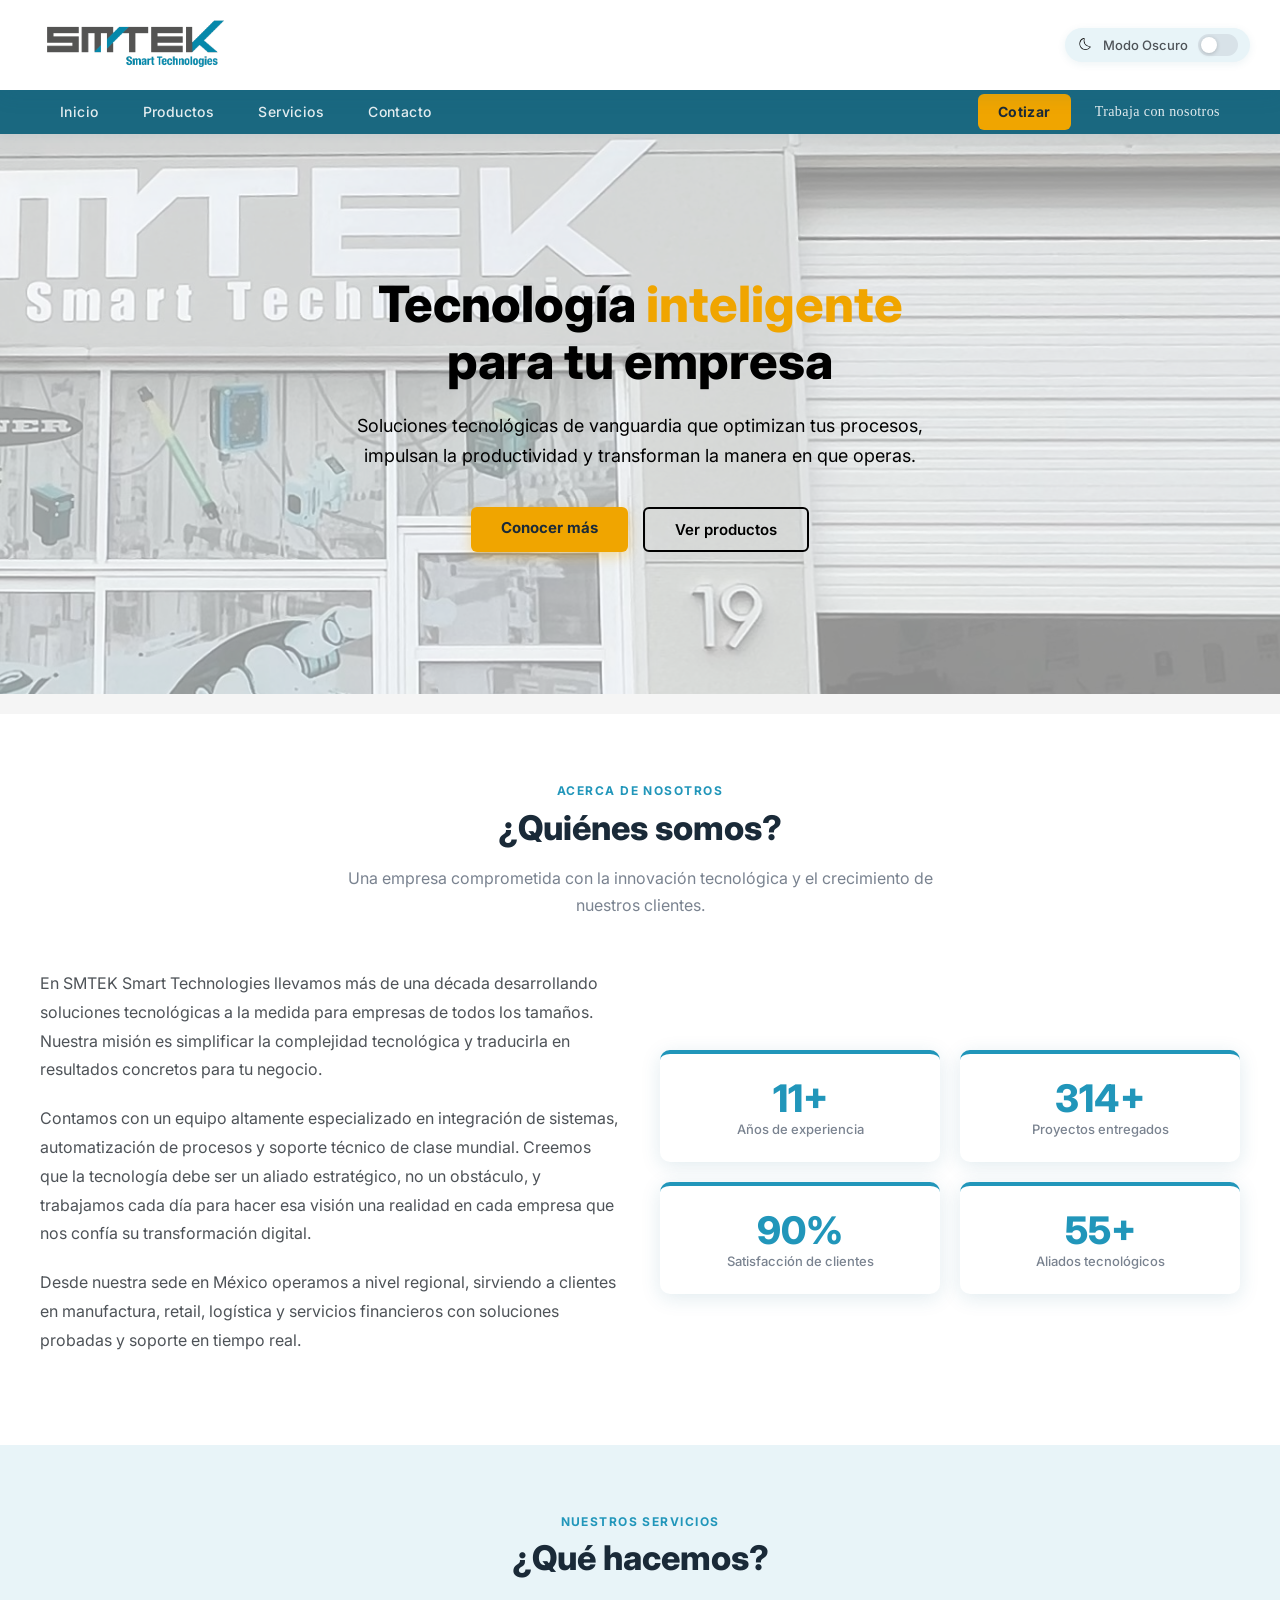
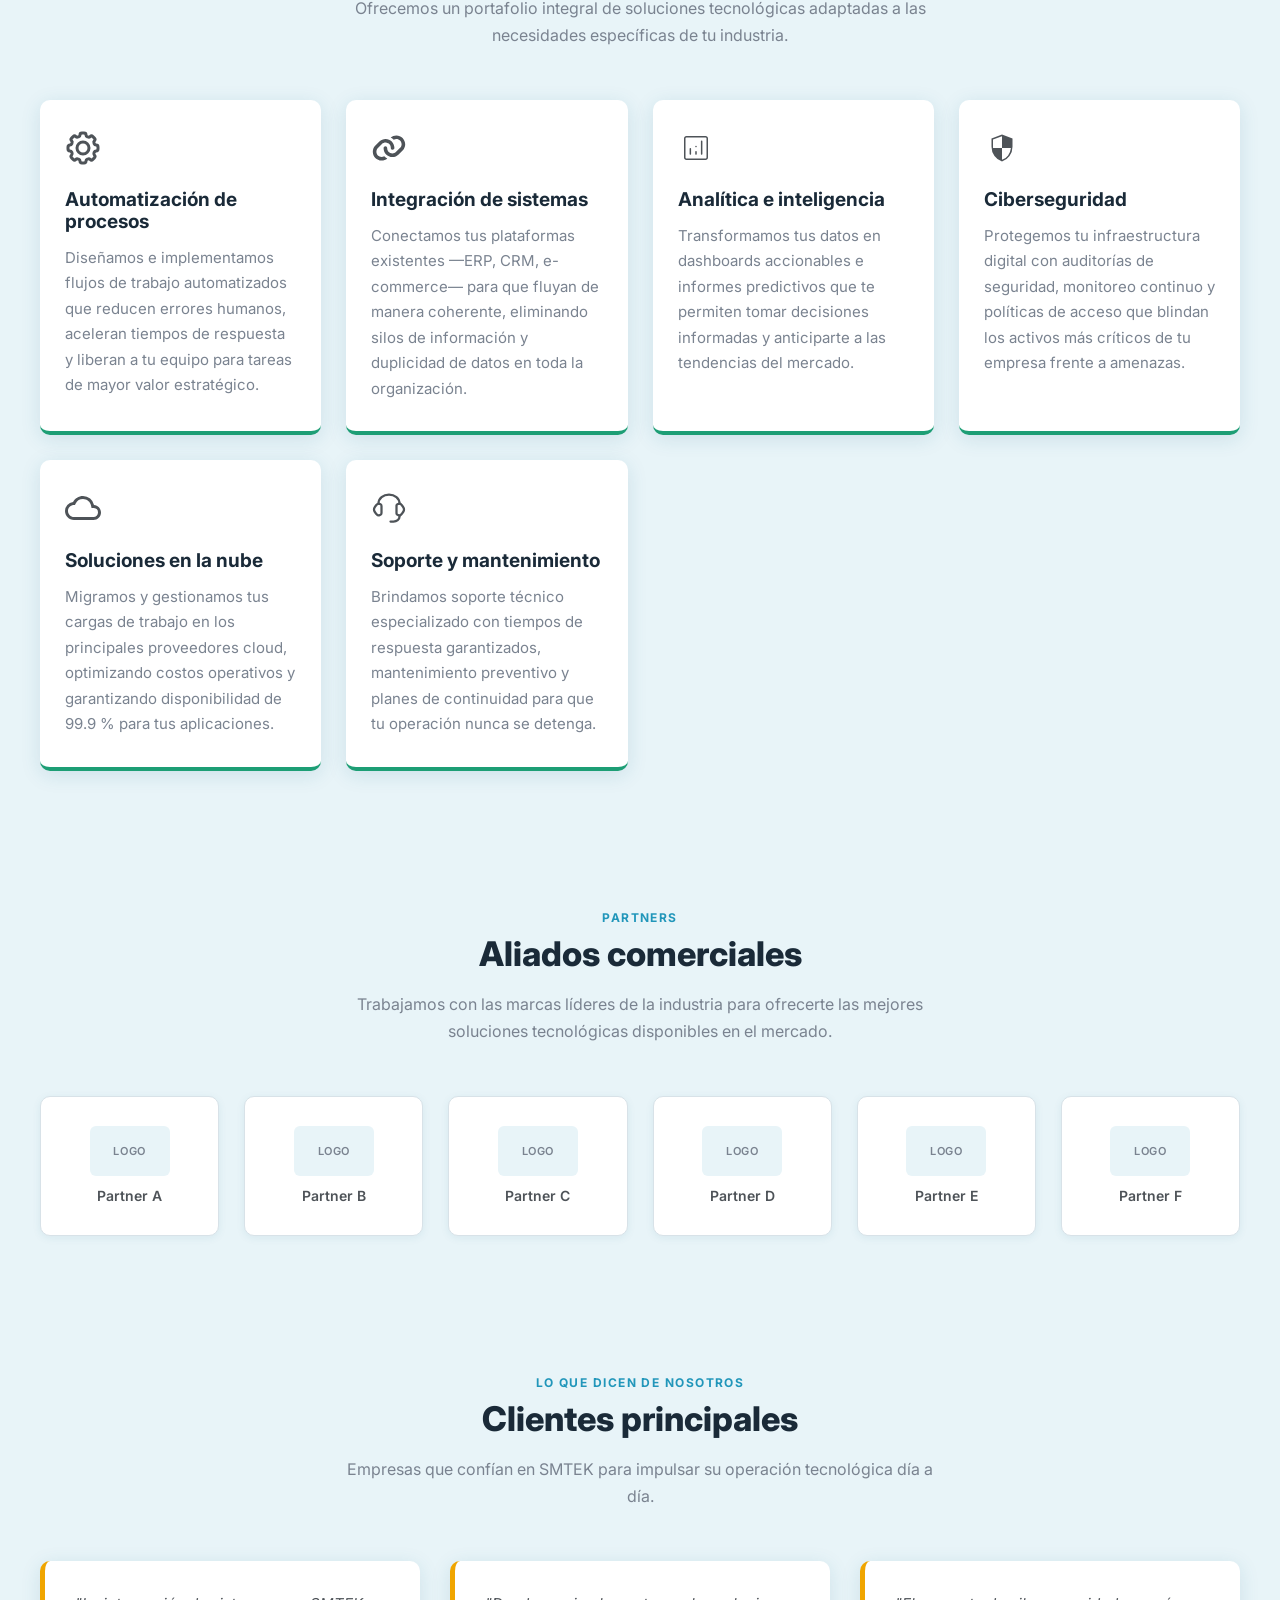
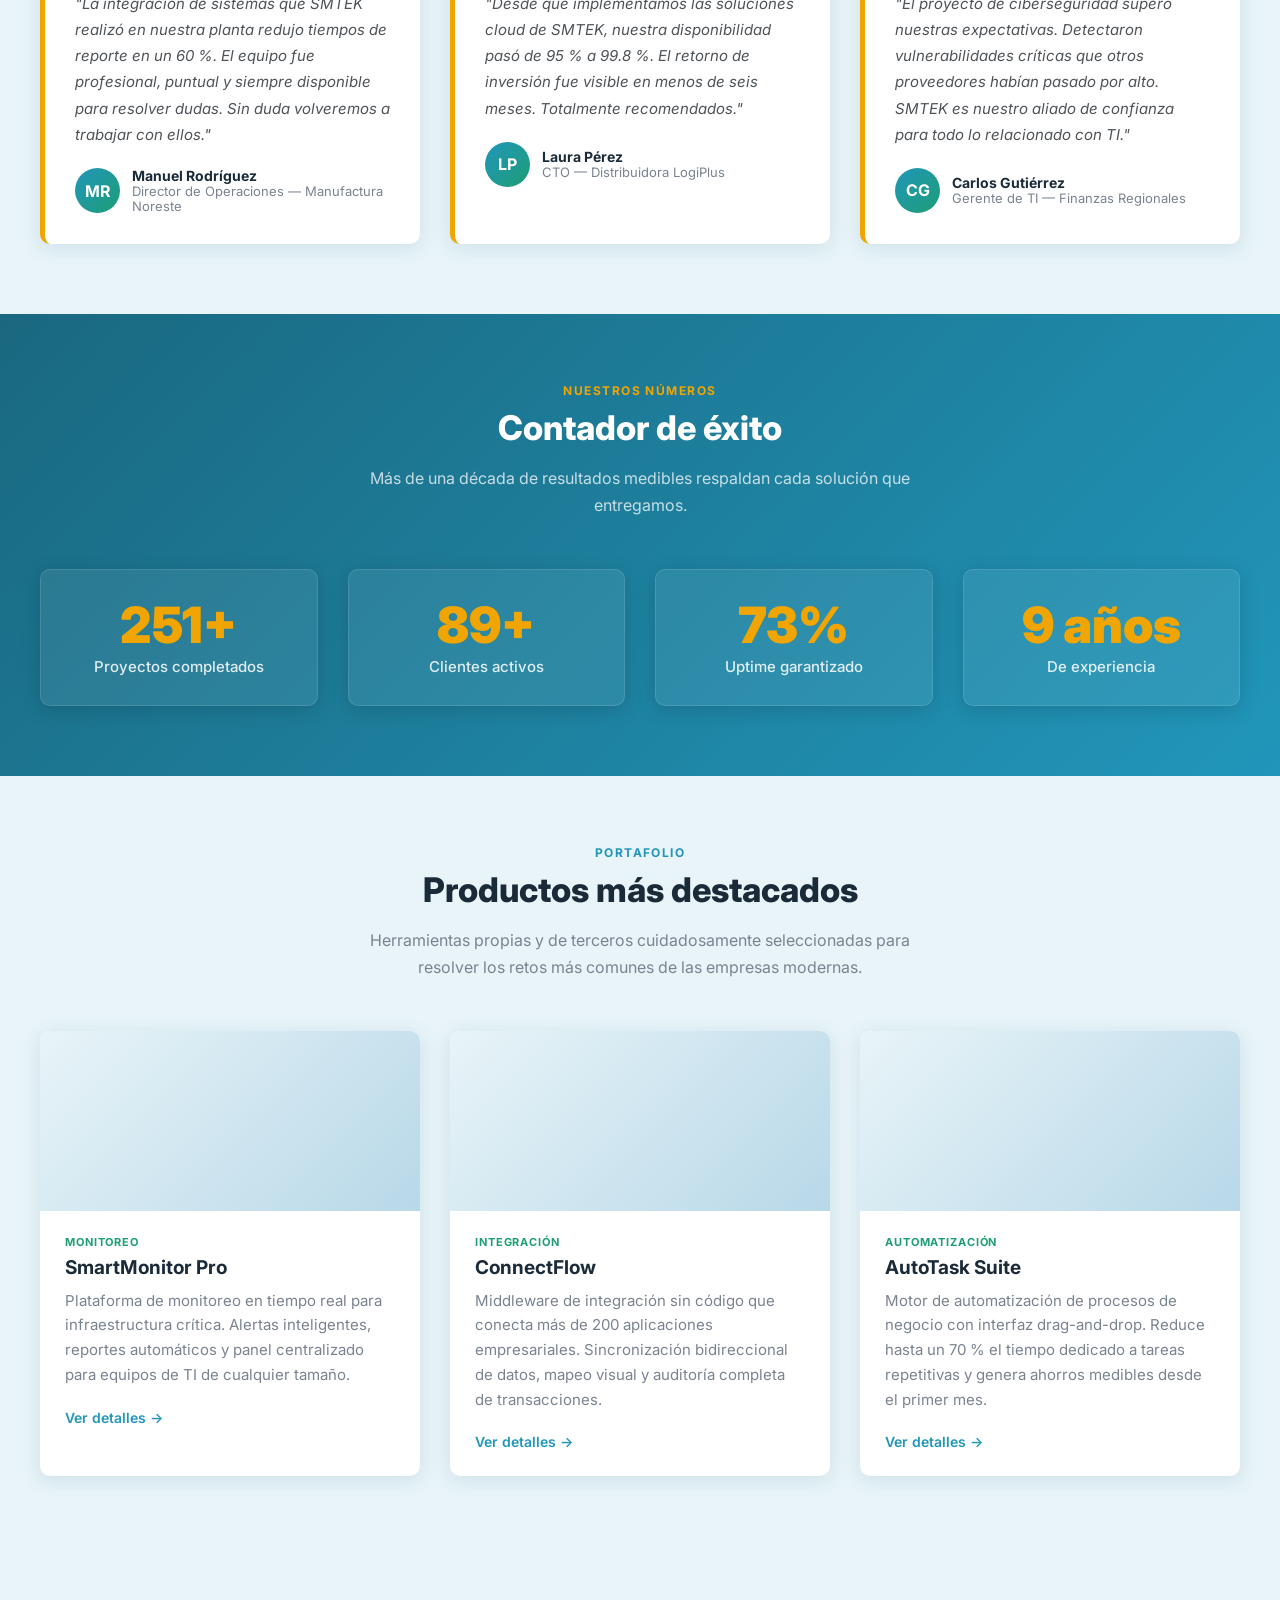
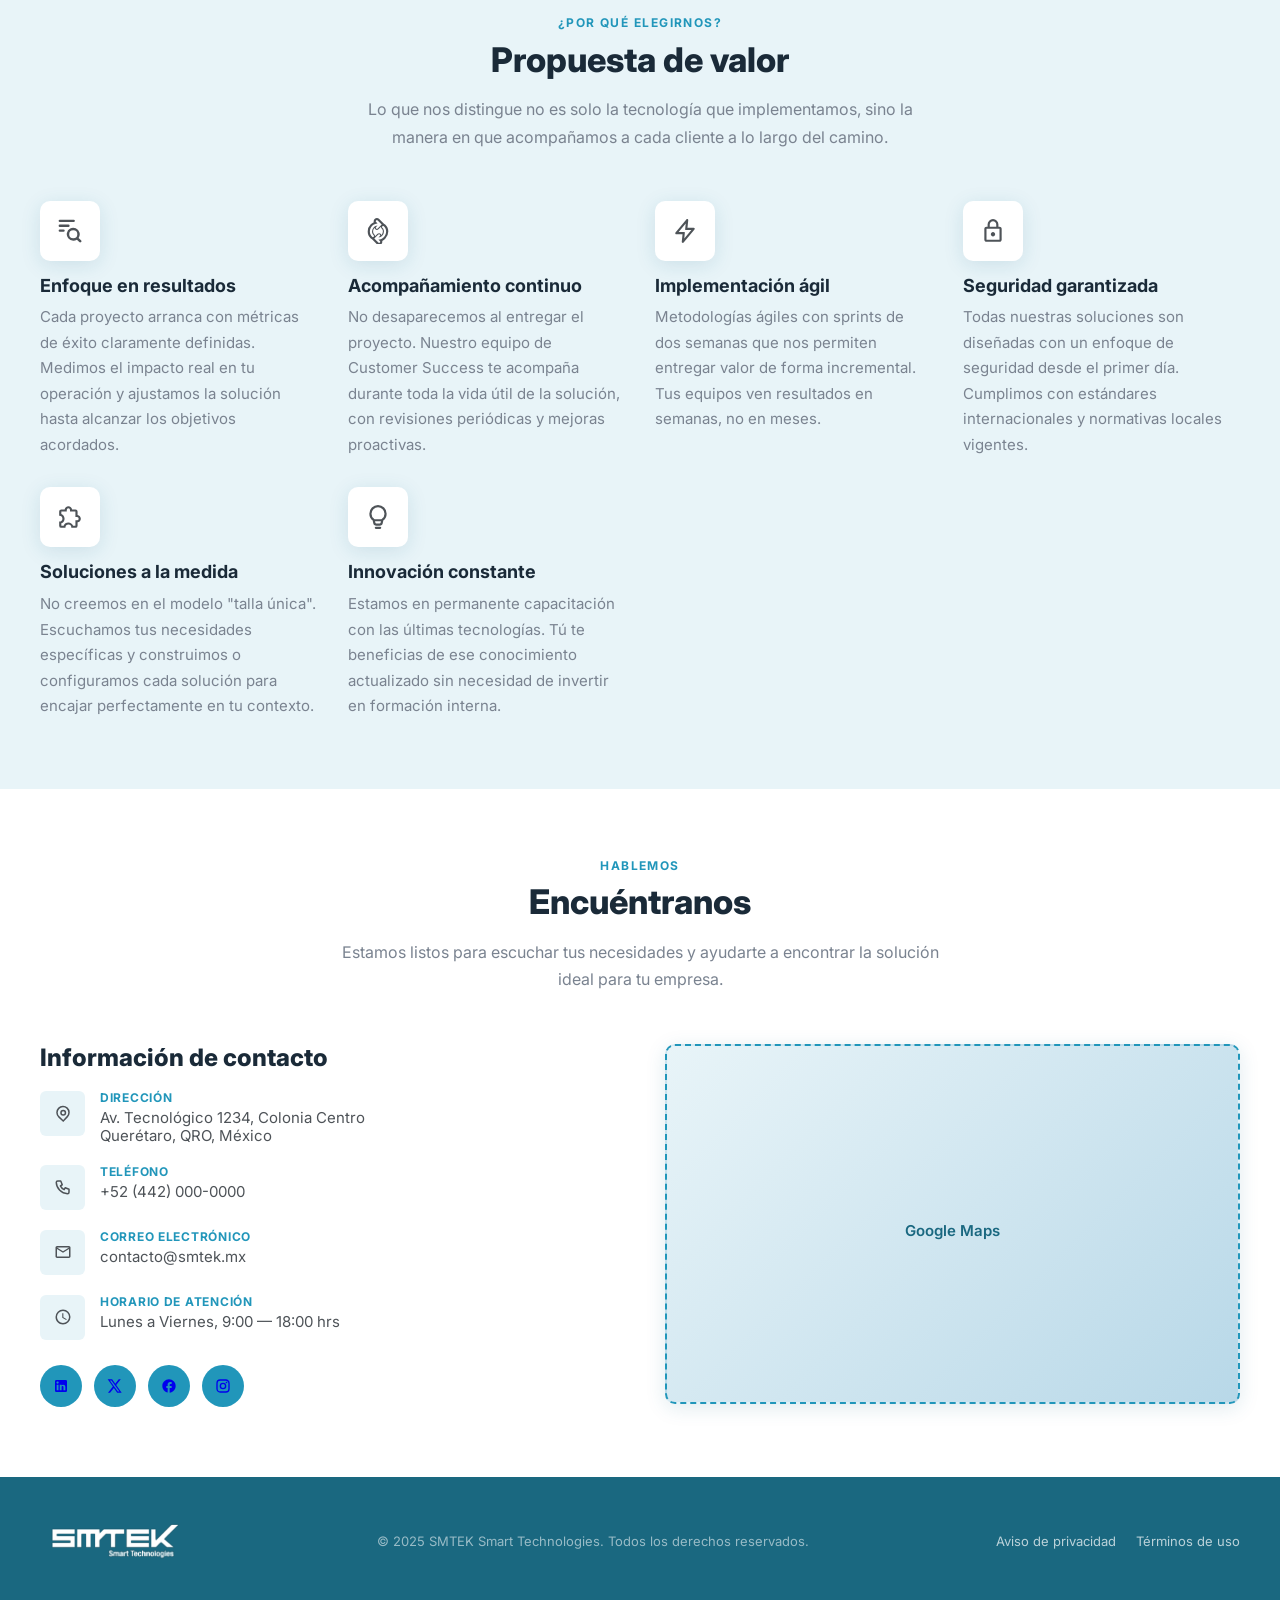
<file: index.html>
<!doctype html>
<html lang="es">
  <head>
    <meta charset="UTF-8" />
    <meta name="viewport" content="width=device-width, initial-scale=1.0" />
    <title>SMTEK Smart Technologies</title>

    <!-- Fonts -->
    <link rel="preconnect" href="https://fonts.googleapis.com" />
    <link rel="preconnect" href="https://fonts.gstatic.com" crossorigin />
    <link
      href="https://fonts.googleapis.com/css2?family=Inter:ital,opsz,wght@0,14..32,100..900;1,14..32,100..900&display=swap"
      rel="stylesheet"
    />

    <!-- Styles -->
    <link rel="stylesheet" href="assets/css/normalize.css" />
    <link rel="stylesheet" href="assets/css/styles.css" />

    <!-- animacion principal -->
    <style>
      .reveal {
        opacity: 0;
        transform: translateY(2.4rem);
        transition:
          opacity 0.55s ease,
          transform 0.55s ease;
      }
      .reveal.visible {
        opacity: 1;
        transform: none;
      }
      @media (prefers-reduced-motion: reduce) {
        .reveal {
          opacity: 1;
          transform: none;
        }
      }
    </style>
  </head>
  <body>
    <header>
      <div class="logo">
        <img
          id="logo-img"
          src="assets/img/1.svg"
          alt="SMTEK Logo"
          onerror="
            this.style.display = 'none';
            document.getElementById('logo-fallback').style.display = 'flex';
          "
        />
        <div id="logo-fallback" class="logo-placeholder" style="display: none">
          SMTEK
        </div>
      </div>

      <button
        id="dark-toggle"
        class="dark-toggle"
        aria-label="Cambiar modo de color"
        type="button"
      >
        <span class="toggle-icon" aria-hidden="true">
          <svg
            xmlns="http://www.w3.org/2000/svg"
            width="1em"
            height="1em"
            viewBox="0 0 24 24"
          >
            <title xmlns="">dark</title>
            <path
              fill="currentColor"
              d="M12.741 20.917a9.4 9.4 0 0 1-1.395-.105a9.141 9.141 0 0 1-1.465-17.7a1.18 1.18 0 0 1 1.21.281a1.27 1.27 0 0 1 .325 1.293a8.1 8.1 0 0 0-.353 2.68a8.27 8.27 0 0 0 4.366 6.857a7.6 7.6 0 0 0 3.711.993a1.242 1.242 0 0 1 .994 1.963a9.15 9.15 0 0 1-7.393 3.738M10.261 4.05a.2.2 0 0 0-.065.011a8.137 8.137 0 1 0 9.131 12.526a.22.22 0 0 0 .013-.235a.23.23 0 0 0-.206-.136a8.6 8.6 0 0 1-4.188-1.116a9.27 9.27 0 0 1-4.883-7.7a9.1 9.1 0 0 1 .4-3.008a.29.29 0 0 0-.069-.285a.18.18 0 0 0-.133-.057"
            />
          </svg>
        </span>
        <span class="toggle-label">Modo Oscuro</span>
        <div class="toggle-track" aria-hidden="true">
          <div class="toggle-thumb"></div>
        </div>
      </button>
    </header>

    <!-- Nav Bar -->
    <div class="nav-bg">
      <div class="contenedor" style="display: flex; align-items: center">
        <button
          id="hamburger"
          class="hamburger"
          aria-label="Abrir menú"
          aria-expanded="false"
          type="button"
        >
          <span></span><span></span><span></span>
        </button>

        <nav id="nav-principal" class="navegacion-principal" style="flex: 1">
          <a href="#">Inicio</a>
          <a href="#">Productos</a>
          <a href="#">Servicios</a>
          <a href="#">Contacto</a>
          <a href="#" class="cta-nav">Cotizar</a>
          <a href="#" style="font-family: bold">Trabaja con nosotros</a>
        </nav>
      </div>
    </div>

    <!-- hero -->
    <section class="hero" id="inicio">
      <div class="hero-content">
        <h1>Tecnología <span>inteligente</span><br />para tu empresa</h1>
        <p>
          Soluciones tecnológicas de vanguardia que optimizan tus procesos,
          impulsan la productividad y transforman la manera en que operas.
        </p>
        <div class="hero-btns">
          <a href="#" class="btn-primary">Conocer más</a>
          <a href="#" class="btn-outline">Ver productos</a>
        </div>
      </div>
    </section>

    <main>
      <!-- seccion somos -->
      <section id="quienes-somos">
        <div class="contenedor">
          <div class="section-header reveal">
            <span class="section-label">Acerca de nosotros</span>
            <h2>¿Quiénes somos?</h2>
            <p>
              Una empresa comprometida con la innovación tecnológica y el
              crecimiento de nuestros clientes.
            </p>
          </div>

          <div class="quienes-grid">
            <div class="quienes-texto reveal">
              <p>
                En SMTEK Smart Technologies llevamos más de una década
                desarrollando soluciones tecnológicas a la medida para empresas
                de todos los tamaños. Nuestra misión es simplificar la
                complejidad tecnológica y traducirla en resultados concretos
                para tu negocio.
              </p>
              <p>
                Contamos con un equipo altamente especializado en integración de
                sistemas, automatización de procesos y soporte técnico de clase
                mundial. Creemos que la tecnología debe ser un aliado
                estratégico, no un obstáculo, y trabajamos cada día para hacer
                esa visión una realidad en cada empresa que nos confía su
                transformación digital.
              </p>
              <p>
                Desde nuestra sede en México operamos a nivel regional,
                sirviendo a clientes en manufactura, retail, logística y
                servicios financieros con soluciones probadas y soporte en
                tiempo real.
              </p>
            </div>

            <div class="quienes-stats">
              <div class="stat-card reveal">
                <span
                  class="numero"
                  data-counter
                  data-target="12"
                  data-suffix="+"
                  >0+</span
                >
                <span class="etiqueta">Años de experiencia</span>
              </div>
              <div class="stat-card reveal">
                <span
                  class="numero"
                  data-counter
                  data-target="340"
                  data-suffix="+"
                  >0+</span
                >
                <span class="etiqueta">Proyectos entregados</span>
              </div>
              <div class="stat-card reveal">
                <span
                  class="numero"
                  data-counter
                  data-target="98"
                  data-suffix="%"
                  >0%</span
                >
                <span class="etiqueta">Satisfacción de clientes</span>
              </div>
              <div class="stat-card reveal">
                <span
                  class="numero"
                  data-counter
                  data-target="60"
                  data-suffix="+"
                  >0+</span
                >
                <span class="etiqueta">Aliados tecnológicos</span>
              </div>
            </div>
          </div>
        </div>
      </section>

      <!-- seccion que hacemos -->
      <section id="servicios">
        <div class="contenedor">
          <div class="section-header reveal">
            <span class="section-label">Nuestros servicios</span>
            <h2>¿Qué hacemos?</h2>
            <p>
              Ofrecemos un portafolio integral de soluciones tecnológicas
              adaptadas a las necesidades específicas de tu industria.
            </p>
          </div>

          <div class="servicios-grid">
            <div class="servicio-card reveal">
              <span class="servicio-icono"
                ><svg
                  xmlns="http://www.w3.org/2000/svg"
                  width="1em"
                  height="1em"
                  viewBox="0 0 24 24"
                >
                  <title xmlns="">gear</title>
                  <g fill="none" stroke="currentColor" stroke-width="2">
                    <path
                      d="M14 3.269C14 2.568 13.432 2 12.731 2H11.27C10.568 2 10 2.568 10 3.269c0 .578-.396 1.074-.935 1.286q-.128.052-.253.106c-.531.23-1.162.16-1.572-.249a1.27 1.27 0 0 0-1.794 0L4.412 5.446a1.27 1.27 0 0 0 0 1.794c.41.41.48 1.04.248 1.572a8 8 0 0 0-.105.253c-.212.539-.708.935-1.286.935C2.568 10 2 10.568 2 11.269v1.462C2 13.432 2.568 14 3.269 14c.578 0 1.074.396 1.286.935q.052.128.105.253c.231.531.161 1.162-.248 1.572a1.27 1.27 0 0 0 0 1.794l1.034 1.034a1.27 1.27 0 0 0 1.794 0c.41-.41 1.04-.48 1.572-.249q.125.055.253.106c.539.212.935.708.935 1.286c0 .701.568 1.269 1.269 1.269h1.462c.701 0 1.269-.568 1.269-1.269c0-.578.396-1.074.935-1.287q.128-.05.253-.104c.531-.232 1.162-.161 1.571.248a1.27 1.27 0 0 0 1.795 0l1.034-1.034a1.27 1.27 0 0 0 0-1.794c-.41-.41-.48-1.04-.249-1.572q.055-.125.106-.253c.212-.539.708-.935 1.286-.935c.701 0 1.269-.568 1.269-1.269V11.27c0-.701-.568-1.269-1.269-1.269c-.578 0-1.074-.396-1.287-.935a8 8 0 0 0-.105-.253c-.23-.531-.16-1.162.249-1.572a1.27 1.27 0 0 0 0-1.794l-1.034-1.034a1.27 1.27 0 0 0-1.794 0c-.41.41-1.04.48-1.572.249a8 8 0 0 0-.253-.106C14.396 4.343 14 3.847 14 3.27Z"
                    />
                    <path d="M16 12a4 4 0 1 1-8 0a4 4 0 0 1 8 0Z" />
                  </g></svg
              ></span>
              <h3>Automatización de procesos</h3>
              <p>
                Diseñamos e implementamos flujos de trabajo automatizados que
                reducen errores humanos, aceleran tiempos de respuesta y liberan
                a tu equipo para tareas de mayor valor estratégico.
              </p>
            </div>
            <div class="servicio-card reveal">
              <span class="servicio-icono"
                ><svg
                  xmlns="http://www.w3.org/2000/svg"
                  width="1em"
                  height="1em"
                  viewBox="0 0 640 640"
                >
                  <title xmlns="">chain</title>
                  <path
                    fill="currentColor"
                    d="M451.5 160c-16.6 0-32.7 4.5-46.8 12.7c-15.8-16-34.2-29.4-54.5-39.5c28.2-24 64.1-37.2 101.3-37.2C537.9 96 608 166 608 252.5c0 41.5-16.5 81.3-45.8 110.6l-71.1 71.1C461.8 463.5 422 480 380.5 480C294.1 480 224 410 224 323.5c0-1.5 0-3 .1-4.5c.5-17.7 15.2-31.6 32.9-31.1s31.6 15.2 31.1 32.9v2.6c0 51.1 41.4 92.5 92.5 92.5c24.5 0 48-9.7 65.4-27.1l71.1-71.1c17.3-17.3 27.1-40.9 27.1-65.4c0-51.1-41.4-92.5-92.5-92.5zm-144.3 77.3c-1.9-.8-3.8-1.9-5.5-3.1c-12.6-6.5-27-10.2-42.1-10.2c-24.5 0-48 9.7-65.4 27.1l-71.1 71.1C105.8 339.5 96 363.1 96 387.6c0 51.1 41.4 92.5 92.5 92.5c16.5 0 32.6-4.4 46.7-12.6c15.8 16 34.2 29.4 54.6 39.5c-28.2 23.9-64 37.2-101.3 37.2c-86.4 0-156.5-70-156.5-156.5c0-41.5 16.5-81.3 45.8-110.6l71.1-71.1c29.3-29.3 69.1-45.8 110.6-45.8c86.6 0 156.5 70.6 156.5 156.9v3.9c-.4 17.7-15.1 31.6-32.8 31.2s-31.6-15.1-31.2-32.8v-2.3c0-33.7-18-63.3-44.8-79.6z"
                  /></svg
              ></span>
              <h3>Integración de sistemas</h3>
              <p>
                Conectamos tus plataformas existentes —ERP, CRM, e-commerce—
                para que fluyan de manera coherente, eliminando silos de
                información y duplicidad de datos en toda la organización.
              </p>
            </div>
            <div class="servicio-card reveal">
              <span class="servicio-icono"
                ><svg
                  xmlns="http://www.w3.org/2000/svg"
                  width="1em"
                  height="1em"
                  viewBox="0 0 24 24"
                >
                  <title xmlns="">analytics-outline-rounded</title>
                  <path
                    fill="currentColor"
                    d="M7.874 12.143q-.143.144-.143.357V16q0 .214.143.357t.357.143t.357-.143T8.73 16v-3.5q0-.213-.144-.357T8.231 12t-.357.143m7.539-5q-.144.144-.144.357V16q0 .214.144.357t.356.143t.357-.143t.143-.357V7.5q0-.213-.143-.357T15.769 7t-.357.143m-3.769 7q-.143.144-.143.357V16q0 .214.143.357T12 16.5t.357-.143T12.5 16v-1.5q0-.213-.143-.357T12 14t-.357.143M5.616 20q-.691 0-1.153-.462T4 18.384V5.616q0-.691.463-1.153T5.616 4h12.769q.69 0 1.153.463T20 5.616v12.769q0 .69-.462 1.153T18.384 20zm0-1h12.769q.23 0 .423-.192t.192-.424V5.616q0-.231-.192-.424T18.384 5H5.616q-.231 0-.424.192T5 5.616v12.769q0 .23.192.423t.423.192M5 5v14zm7.357 6.357q.143-.143.143-.357t-.143-.357T12 10.5t-.357.143T11.5 11t.143.357t.357.143t.357-.143"
                  /></svg
              ></span>
              <h3>Analítica e inteligencia</h3>
              <p>
                Transformamos tus datos en dashboards accionables e informes
                predictivos que te permiten tomar decisiones informadas y
                anticiparte a las tendencias del mercado.
              </p>
            </div>
            <div class="servicio-card reveal">
              <span class="servicio-icono"
                ><svg
                  xmlns="http://www.w3.org/2000/svg"
                  width="1em"
                  height="1em"
                  viewBox="0 0 24 24"
                >
                  <title xmlns="">security</title>
                  <path
                    fill="currentColor"
                    d="M12 20.962q-3.014-.895-5.007-3.651T5 11.1V5.692l7-2.615l7 2.615V11.1q0 3.454-1.993 6.21T12 20.963m0-1.062q2.425-.75 4.05-2.962T17.95 12H12V4.144L6 6.375v5.156q0 .194.05.469H12z"
                  /></svg
              ></span>
              <h3>Ciberseguridad</h3>
              <p>
                Protegemos tu infraestructura digital con auditorías de
                seguridad, monitoreo continuo y políticas de acceso que blindan
                los activos más críticos de tu empresa frente a amenazas.
              </p>
            </div>
            <div class="servicio-card reveal">
              <span class="servicio-icono"
                ><svg
                  xmlns="http://www.w3.org/2000/svg"
                  width="1em"
                  height="1em"
                  viewBox="0 0 24 24"
                >
                  <title xmlns="">outline-cloud</title>
                  <path
                    fill="currentColor"
                    d="M12 6c2.62 0 4.88 1.86 5.39 4.43l.3 1.5l1.53.11A2.98 2.98 0 0 1 22 15c0 1.65-1.35 3-3 3H6c-2.21 0-4-1.79-4-4c0-2.05 1.53-3.76 3.56-3.97l1.07-.11l.5-.95A5.47 5.47 0 0 1 12 6m0-2C9.11 4 6.6 5.64 5.35 8.04A5.994 5.994 0 0 0 0 14c0 3.31 2.69 6 6 6h13c2.76 0 5-2.24 5-5c0-2.64-2.05-4.78-4.65-4.96A7.49 7.49 0 0 0 12 4"
                  /></svg
              ></span>
              <h3>Soluciones en la nube</h3>
              <p>
                Migramos y gestionamos tus cargas de trabajo en los principales
                proveedores cloud, optimizando costos operativos y garantizando
                disponibilidad de 99.9 % para tus aplicaciones.
              </p>
            </div>
            <div class="servicio-card reveal">
              <span class="servicio-icono"
                ><svg
                  xmlns="http://www.w3.org/2000/svg"
                  width="1em"
                  height="1em"
                  viewBox="0 0 24 24"
                >
                  <title xmlns="">customer-support</title>
                  <g fill="none" stroke="currentColor" stroke-width="1.5">
                    <path
                      d="M17 10.805c0-.346 0-.519.052-.673c.151-.448.55-.621.95-.803c.448-.205.672-.307.895-.325c.252-.02.505.034.721.155c.286.16.486.466.69.714c.943 1.146 1.415 1.719 1.587 2.35c.14.51.14 1.044 0 1.553c-.251.922-1.046 1.694-1.635 2.41c-.301.365-.452.548-.642.655a1.27 1.27 0 0 1-.721.155c-.223-.018-.447-.12-.896-.325c-.4-.182-.798-.355-.949-.803c-.052-.154-.052-.327-.052-.673zm-10 0c0-.436-.012-.827-.364-1.133c-.128-.111-.298-.188-.637-.343c-.449-.204-.673-.307-.896-.325c-.667-.054-1.026.402-1.41.87c-.944 1.145-1.416 1.718-1.589 2.35a2.94 2.94 0 0 0 0 1.553c.252.921 1.048 1.694 1.636 2.409c.371.45.726.861 1.363.81c.223-.018.447-.12.896-.325c.34-.154.509-.232.637-.343c.352-.306.364-.697.364-1.132z"
                    />
                    <path
                      stroke-linecap="square"
                      stroke-linejoin="round"
                      d="M5 9c0-3.314 3.134-6 7-6s7 2.686 7 6"
                    />
                    <path
                      stroke-linecap="round"
                      stroke-linejoin="round"
                      d="M19 17v.8c0 1.767-1.79 3.2-4 3.2h-2"
                    />
                  </g>
                </svg>
              </span>
              <h3>Soporte y mantenimiento</h3>
              <p>
                Brindamos soporte técnico especializado con tiempos de respuesta
                garantizados, mantenimiento preventivo y planes de continuidad
                para que tu operación nunca se detenga.
              </p>
            </div>
          </div>
        </div>
      </section>

      <!-- Aliados seccion -->
      <section class="aliados-section" id="aliados">
        <div class="contenedor">
          <div class="section-header reveal">
            <span class="section-label">Partners</span>
            <h2>Aliados comerciales</h2>
            <p>
              Trabajamos con las marcas líderes de la industria para ofrecerte
              las mejores soluciones tecnológicas disponibles en el mercado.
            </p>
          </div>

          <div class="aliados-grid">
            <div class="aliado-card reveal">
              <div class="aliado-logo-placeholder">LOGO</div>
              <span>Partner A</span>
            </div>
            <div class="aliado-card reveal">
              <div class="aliado-logo-placeholder">LOGO</div>
              <span>Partner B</span>
            </div>
            <div class="aliado-card reveal">
              <div class="aliado-logo-placeholder">LOGO</div>
              <span>Partner C</span>
            </div>
            <div class="aliado-card reveal">
              <div class="aliado-logo-placeholder">LOGO</div>
              <span>Partner D</span>
            </div>
            <div class="aliado-card reveal">
              <div class="aliado-logo-placeholder">LOGO</div>
              <span>Partner E</span>
            </div>
            <div class="aliado-card reveal">
              <div class="aliado-logo-placeholder">LOGO</div>
              <span>Partner F</span>
            </div>
          </div>
        </div>
      </section>

      <!-- clientes prin sec -->
      <section id="clientes">
        <div class="contenedor">
          <div class="section-header reveal">
            <span class="section-label">Lo que dicen de nosotros</span>
            <h2>Clientes principales</h2>
            <p>
              Empresas que confían en SMTEK para impulsar su operación
              tecnológica día a día.
            </p>
          </div>

          <div class="clientes-grid">
            <div class="cliente-card reveal">
              <p class="quote">
                "La integración de sistemas que SMTEK realizó en nuestra planta
                redujo tiempos de reporte en un 60 %. El equipo fue profesional,
                puntual y siempre disponible para resolver dudas. Sin duda
                volveremos a trabajar con ellos."
              </p>
              <div class="cliente-info">
                <div class="cliente-avatar">MR</div>
                <div>
                  <span class="nombre">Manuel Rodríguez</span>
                  <span class="empresa"
                    >Director de Operaciones — Manufactura Noreste</span
                  >
                </div>
              </div>
            </div>

            <div class="cliente-card reveal">
              <p class="quote">
                "Desde que implementamos las soluciones cloud de SMTEK, nuestra
                disponibilidad pasó de 95 % a 99.8 %. El retorno de inversión
                fue visible en menos de seis meses. Totalmente recomendados."
              </p>
              <div class="cliente-info">
                <div class="cliente-avatar">LP</div>
                <div>
                  <span class="nombre">Laura Pérez</span>
                  <span class="empresa">CTO — Distribuidora LogiPlus</span>
                </div>
              </div>
            </div>

            <div class="cliente-card reveal">
              <p class="quote">
                "El proyecto de ciberseguridad superó nuestras expectativas.
                Detectaron vulnerabilidades críticas que otros proveedores
                habían pasado por alto. SMTEK es nuestro aliado de confianza
                para todo lo relacionado con TI."
              </p>
              <div class="cliente-info">
                <div class="cliente-avatar">CG</div>
                <div>
                  <span class="nombre">Carlos Gutiérrez</span>
                  <span class="empresa"
                    >Gerente de TI — Finanzas Regionales</span
                  >
                </div>
              </div>
            </div>
          </div>
        </div>
      </section>

      <!-- Contadores section -->
      <section class="contador-section" id="resultados">
        <div class="contenedor">
          <div class="section-header reveal">
            <span class="section-label">Nuestros números</span>
            <h2>Contador de éxito</h2>
            <p>
              Más de una década de resultados medibles respaldan cada solución
              que entregamos.
            </p>
          </div>

          <div class="contador-grid">
            <div class="contador-item reveal">
              <span
                class="contador-numero"
                data-counter
                data-target="340"
                data-suffix="+"
                >0+</span
              >
              <span class="contador-label">Proyectos completados</span>
            </div>
            <div class="contador-item reveal">
              <span
                class="contador-numero"
                data-counter
                data-target="120"
                data-suffix="+"
                >0+</span
              >
              <span class="contador-label">Clientes activos</span>
            </div>
            <div class="contador-item reveal">
              <span
                class="contador-numero"
                data-counter
                data-target="99"
                data-suffix="%"
                >0%</span
              >
              <span class="contador-label">Uptime garantizado</span>
            </div>
            <div class="contador-item reveal">
              <span
                class="contador-numero"
                data-counter
                data-target="12"
                data-suffix=" años"
                >0</span
              >
              <span class="contador-label">De experiencia</span>
            </div>
          </div>
        </div>
      </section>

      <!-- Productos Destacados sec -->
      <section id="productos">
        <div class="contenedor">
          <div class="section-header reveal">
            <span class="section-label">Portafolio</span>
            <h2>Productos más destacados</h2>
            <p>
              Herramientas propias y de terceros cuidadosamente seleccionadas
              para resolver los retos más comunes de las empresas modernas.
            </p>
          </div>

          <div class="productos-grid">
            <div class="producto-card reveal">
              <div class="producto-imagen"></div>
              <div class="producto-body">
                <span class="producto-badge">Monitoreo</span>
                <h3>SmartMonitor Pro</h3>
                <p>
                  Plataforma de monitoreo en tiempo real para infraestructura
                  crítica. Alertas inteligentes, reportes automáticos y panel
                  centralizado para equipos de TI de cualquier tamaño.
                </p>
                <a href="#" class="producto-link">Ver detalles →</a>
              </div>
            </div>

            <div class="producto-card reveal">
              <div class="producto-imagen"></div>
              <div class="producto-body">
                <span class="producto-badge">Integración</span>
                <h3>ConnectFlow</h3>
                <p>
                  Middleware de integración sin código que conecta más de 200
                  aplicaciones empresariales. Sincronización bidireccional de
                  datos, mapeo visual y auditoría completa de transacciones.
                </p>
                <a href="#" class="producto-link">Ver detalles →</a>
              </div>
            </div>

            <div class="producto-card reveal">
              <div class="producto-imagen"></div>
              <div class="producto-body">
                <span class="producto-badge">Automatización</span>
                <h3>AutoTask Suite</h3>
                <p>
                  Motor de automatización de procesos de negocio con interfaz
                  drag-and-drop. Reduce hasta un 70 % el tiempo dedicado a
                  tareas repetitivas y genera ahorros medibles desde el primer
                  mes.
                </p>
                <a href="#" class="producto-link">Ver detalles →</a>
              </div>
            </div>
          </div>
        </div>
      </section>

      <!-- Propuestas de valor -->
      <section class="valor-section" id="valor">
        <div class="contenedor">
          <div class="section-header reveal">
            <span class="section-label">¿Por qué elegirnos?</span>
            <h2>Propuesta de valor</h2>
            <p>
              Lo que nos distingue no es solo la tecnología que implementamos,
              sino la manera en que acompañamos a cada cliente a lo largo del
              camino.
            </p>
          </div>

          <div class="valor-grid">
            <div class="valor-item reveal">
              <div class="valor-icono-wrap">
                <svg
                  xmlns="http://www.w3.org/2000/svg"
                  width="1em"
                  height="1em"
                  viewBox="0 0 16 16"
                >
                  <title xmlns="">search-results</title>
                  <path
                    fill="currentColor"
                    fill-rule="evenodd"
                    d="M1.75 1a.75.75 0 0 0 0 1.5h8.5a.75.75 0 0 0 0-1.5zM1 4.75A.75.75 0 0 1 1.75 4H7a.75.75 0 0 1 0 1.5H1.75A.75.75 0 0 1 1 4.75m9 7.75a2.5 2.5 0 1 0 0-5a2.5 2.5 0 0 0 0 5m0 1.5c.834 0 1.607-.255 2.248-.691l1.472 1.471a.75.75 0 1 0 1.06-1.06l-1.471-1.472A4 4 0 1 0 10 14M1.75 7a.75.75 0 0 0 0 1.5H4A.75.75 0 0 0 4 7z"
                    clip-rule="evenodd"
                  />
                </svg>
              </div>
              <div>
                <h3>Enfoque en resultados</h3>
                <p>
                  Cada proyecto arranca con métricas de éxito claramente
                  definidas. Medimos el impacto real en tu operación y ajustamos
                  la solución hasta alcanzar los objetivos acordados.
                </p>
              </div>
            </div>

            <div class="valor-item reveal">
              <div class="valor-icono-wrap">
                <svg
                  xmlns="http://www.w3.org/2000/svg"
                  width="1em"
                  height="1em"
                  viewBox="0 0 24 24"
                >
                  <title xmlns="">arrow-sync-outline</title>
                  <path
                    fill="currentColor"
                    d="M21.5 12.473c0-2.495-.818-4.426-2.653-6.259a3 3 0 0 0-1.073-.682l-.946-.946L13.121.879C12.555.312 11.801 0 11 0S9.445.312 8.879.879A2.98 2.98 0 0 0 8 3q0 .417.11.809a9.5 9.5 0 0 0-2.827 1.974A9.43 9.43 0 0 0 2.5 12.5c0 2.495.818 4.426 2.653 6.259c.299.298.652.521 1.034.669l.985.986l3.707 3.707c.566.567 1.32.879 2.121.879s1.555-.312 2.121-.879c.567-.566.879-1.32.879-2.121q0-.43-.117-.834a9.5 9.5 0 0 0 2.833-1.975a9.43 9.43 0 0 0 2.784-6.718m-9.13 7.484l1.337 1.336a.999.999 0 1 1-1.414 1.414L8.586 19l3.707-3.707a.997.997 0 0 1 1.414 0a1 1 0 0 1 0 1.414l-1.247 1.247c1.351-.091 2.425-.59 3.428-1.593a5.46 5.46 0 0 0 1.611-3.888c0-1.422-.401-2.351-1.48-3.429a1 1 0 1 1 1.415-1.416c1.448 1.447 2.066 2.896 2.066 4.844c0 2.004-.78 3.887-2.197 5.303c-1.39 1.39-3.01 2.1-4.933 2.182m-.766-14.939l-1.311-1.311a.999.999 0 1 1 1.414-1.414L15.414 6l-3.707 3.707a.997.997 0 0 1-1.414 0a1 1 0 0 1 0-1.414l1.275-1.275c-1.365.086-2.448.584-3.456 1.593A5.46 5.46 0 0 0 6.5 12.5c0 1.422.401 2.351 1.48 3.429a1 1 0 1 1-1.415 1.416C5.118 15.897 4.5 14.448 4.5 12.5c0-2.004.78-3.887 2.197-5.303c1.382-1.383 2.993-2.093 4.907-2.179M8.688 15.222C7.8 14.335 7.5 13.648 7.5 12.5c0-1.202.468-2.332 1.318-3.181l.187-.179c.033.481.236.93.581 1.274c.378.378.88.586 1.414.586s1.036-.208 1.414-.586l2.339-2.339a1.99 1.99 0 0 0 .56 1.675c.888.887 1.188 1.574 1.188 2.722a4.47 4.47 0 0 1-1.318 3.181l-.188.181a2 2 0 0 0-.579-1.248C14.036 14.208 13.534 14 13 14s-1.036.208-1.414.586l-2.342 2.342a2 2 0 0 0-.556-1.706"
                  />
                </svg>
              </div>
              <div>
                <h3>Acompañamiento continuo</h3>
                <p>
                  No desaparecemos al entregar el proyecto. Nuestro equipo de
                  Customer Success te acompaña durante toda la vida útil de la
                  solución, con revisiones periódicas y mejoras proactivas.
                </p>
              </div>
            </div>

            <div class="valor-item reveal">
              <div class="valor-icono-wrap">
                <svg
                  xmlns="http://www.w3.org/2000/svg"
                  width="1em"
                  height="1em"
                  viewBox="0 0 24 24"
                >
                  <title xmlns="">flash-line</title>
                  <g fill="none" fill-rule="evenodd">
                    <path
                      d="m12.593 23.258l-.011.002l-.071.035l-.02.004l-.014-.004l-.071-.035q-.016-.005-.024.005l-.004.01l-.017.428l.005.02l.01.013l.104.074l.015.004l.012-.004l.104-.074l.012-.016l.004-.017l-.017-.427q-.004-.016-.017-.018m.265-.113l-.013.002l-.185.093l-.01.01l-.003.011l.018.43l.005.012l.008.007l.201.093q.019.005.029-.008l.004-.014l-.034-.614q-.005-.018-.02-.022m-.715.002a.02.02 0 0 0-.027.006l-.006.014l-.034.614q.001.018.017.024l.015-.002l.201-.093l.01-.008l.004-.011l.017-.43l-.003-.012l-.01-.01z"
                    />
                    <path
                      fill="currentColor"
                      d="M13.232 1.36c.632-.758 1.863-.24 1.763.742L14.289 9H20a1 1 0 0 1 .768 1.64l-10 12c-.632.758-1.863.24-1.763-.742L9.711 15H4a1 1 0 0 1-.768-1.64zM6.135 13h5.348a.4.4 0 0 1 .398.44l-.553 5.405L17.865 11h-5.348a.4.4 0 0 1-.398-.44l.553-5.404z"
                    />
                  </g>
                </svg>
              </div>
              <div>
                <h3>Implementación ágil</h3>
                <p>
                  Metodologías ágiles con sprints de dos semanas que nos
                  permiten entregar valor de forma incremental. Tus equipos ven
                  resultados en semanas, no en meses.
                </p>
              </div>
            </div>

            <div class="valor-item reveal">
              <div class="valor-icono-wrap">
                <svg
                  xmlns="http://www.w3.org/2000/svg"
                  width="1em"
                  height="1em"
                  viewBox="0 0 24 24"
                >
                  <title xmlns="">lock-outline</title>
                  <path
                    fill="currentColor"
                    d="M6 22q-.825 0-1.412-.587T4 20V10q0-.825.588-1.412T6 8h1V6q0-2.075 1.463-3.537T12 1t3.538 1.463T17 6v2h1q.825 0 1.413.588T20 10v10q0 .825-.587 1.413T18 22zm0-2h12V10H6zm7.413-3.588Q14 15.826 14 15t-.587-1.412T12 13t-1.412.588T10 15t.588 1.413T12 17t1.413-.587M9 8h6V6q0-1.25-.875-2.125T12 3t-2.125.875T9 6zM6 20V10z"
                  />
                </svg>
              </div>
              <div>
                <h3>Seguridad garantizada</h3>
                <p>
                  Todas nuestras soluciones son diseñadas con un enfoque de
                  seguridad desde el primer día. Cumplimos con estándares
                  internacionales y normativas locales vigentes.
                </p>
              </div>
            </div>

            <div class="valor-item reveal">
              <div class="valor-icono-wrap">
                <svg
                  xmlns="http://www.w3.org/2000/svg"
                  width="1em"
                  height="1em"
                  viewBox="0 0 24 24"
                >
                  <title xmlns="">puzzle-outline</title>
                  <path
                    fill="currentColor"
                    d="M22 13.5c0 1.76-1.3 3.22-3 3.46V20a2 2 0 0 1-2 2h-3.8v-.3a2.7 2.7 0 0 0-2.7-2.7c-1.5 0-2.7 1.21-2.7 2.7v.3H4a2 2 0 0 1-2-2v-3.8h.3C3.79 16.2 5 15 5 13.5s-1.21-2.7-2.7-2.7H2V7a2 2 0 0 1 2-2h3.04c.24-1.7 1.7-3 3.46-3s3.22 1.3 3.46 3H17a2 2 0 0 1 2 2v3.04c1.7.24 3 1.7 3 3.46M17 15h1.5a1.5 1.5 0 0 0 1.5-1.5a1.5 1.5 0 0 0-1.5-1.5H17V7h-5V5.5A1.5 1.5 0 0 0 10.5 4A1.5 1.5 0 0 0 9 5.5V7H4v2.12c1.76.68 3 2.38 3 4.38s-1.25 3.7-3 4.38V20h2.12a4.7 4.7 0 0 1 4.38-3c2 0 3.7 1.25 4.38 3H17z"
                  />
                </svg>
              </div>
              <div>
                <h3>Soluciones a la medida</h3>
                <p>
                  No creemos en el modelo "talla única". Escuchamos tus
                  necesidades específicas y construimos o configuramos cada
                  solución para encajar perfectamente en tu contexto.
                </p>
              </div>
            </div>

            <div class="valor-item reveal">
              <div class="valor-icono-wrap">
                <svg
                  xmlns="http://www.w3.org/2000/svg"
                  width="1em"
                  height="1em"
                  viewBox="0 0 24 24"
                >
                  <title xmlns="">light-bulb</title>
                  <path
                    fill="none"
                    stroke="currentColor"
                    stroke-linecap="round"
                    stroke-linejoin="round"
                    stroke-width="2"
                    d="M10 22h4M5 9a7 7 0 0 1 14 0a6.97 6.97 0 0 1-3 5.734l-.542 2.566a2 2 0 0 1-1.977 1.7h-2.962a2 2 0 0 1-1.977-1.7L8 14.745A6.99 6.99 0 0 1 5 9m3 6h8"
                  />
                </svg>
              </div>
              <div>
                <h3>Innovación constante</h3>
                <p>
                  Estamos en permanente capacitación con las últimas
                  tecnologías. Tú te beneficias de ese conocimiento actualizado
                  sin necesidad de invertir en formación interna.
                </p>
              </div>
            </div>
          </div>
        </div>
      </section>

      <!-- Contacto Redes o Mapa? no se, revisar-->
      <section class="contacto-section" id="contacto">
        <div class="contenedor">
          <div class="section-header reveal">
            <span class="section-label">Hablemos</span>
            <h2>Encuéntranos</h2>
            <p>
              Estamos listos para escuchar tus necesidades y ayudarte a
              encontrar la solución ideal para tu empresa.
            </p>
          </div>

          <div class="contacto-grid">
            <!-- Info de contacto -->
            <div class="contacto-info reveal">
              <h3>Información de contacto</h3>

              <div class="contacto-item">
                <div class="contacto-icono">
                  <svg
                    xmlns="http://www.w3.org/2000/svg"
                    width="1em"
                    height="1em"
                    viewBox="0 0 24 24"
                  >
                    <title xmlns="">pin</title>
                    <g
                      fill="currentColor"
                      fill-rule="evenodd"
                      clip-rule="evenodd"
                    >
                      <path
                        d="M16.272 10.272a4 4 0 1 1-8 0a4 4 0 0 1 8 0m-2 0a2 2 0 1 1-4 0a2 2 0 0 1 4 0"
                      />
                      <path
                        d="M5.794 16.518a9 9 0 1 1 12.724-.312l-6.206 6.518zm11.276-1.691l-4.827 5.07l-5.07-4.827a7 7 0 1 1 9.897-.243"
                      />
                    </g>
                  </svg>
                </div>
                <div>
                  <span class="label">Dirección</span>
                  <span class="valor"
                    >Av. Tecnológico 1234, Colonia Centro<br />Querétaro, QRO,
                    México</span
                  >
                </div>
              </div>

              <div class="contacto-item">
                <div class="contacto-icono">
                  <svg
                    xmlns="http://www.w3.org/2000/svg"
                    width="1em"
                    height="1em"
                    viewBox="0 0 24 24"
                  >
                    <title xmlns="">phone</title>
                    <path
                      fill="none"
                      stroke="currentColor"
                      stroke-linecap="round"
                      stroke-linejoin="round"
                      stroke-width="2"
                      d="M5 4h4l2 5l-2.5 1.5a11 11 0 0 0 5 5L15 13l5 2v4a2 2 0 0 1-2 2A16 16 0 0 1 3 6a2 2 0 0 1 2-2"
                    />
                  </svg>
                </div>
                <div>
                  <span class="label">Teléfono</span>
                  <span class="valor">+52 (442) 000-0000</span>
                </div>
              </div>

              <div class="contacto-item">
                <div class="contacto-icono">
                  <svg
                    xmlns="http://www.w3.org/2000/svg"
                    width="1em"
                    height="1em"
                    viewBox="0 0 24 24"
                  >
                    <title xmlns="">mail-outline</title>
                    <path
                      fill="currentColor"
                      d="M4 20q-.825 0-1.412-.587T2 18V6q0-.825.588-1.412T4 4h16q.825 0 1.413.588T22 6v12q0 .825-.587 1.413T20 20zm8-7L4 8v10h16V8zm0-2l8-5H4zM4 8V6v12z"
                    />
                  </svg>
                </div>
                <div>
                  <span class="label">Correo electrónico</span>
                  <span class="valor">contacto@smtek.mx</span>
                </div>
              </div>

              <div class="contacto-item">
                <div class="contacto-icono">
                  <svg
                    xmlns="http://www.w3.org/2000/svg"
                    width="1em"
                    height="1em"
                    viewBox="0 0 24 24"
                  >
                    <title xmlns="">clock-outline</title>
                    <path
                      fill="currentColor"
                      d="M12 20a8 8 0 0 0 8-8a8 8 0 0 0-8-8a8 8 0 0 0-8 8a8 8 0 0 0 8 8m0-18a10 10 0 0 1 10 10a10 10 0 0 1-10 10C6.47 22 2 17.5 2 12A10 10 0 0 1 12 2m.5 5v5.25l4.5 2.67l-.75 1.23L11 13V7z"
                    />
                  </svg>
                </div>
                <div>
                  <span class="label">Horario de atención</span>
                  <span class="valor">Lunes a Viernes, 9:00 — 18:00 hrs</span>
                </div>
              </div>

              <div class="redes-sociales">
                <a href="#" class="red-social" aria-label="LinkedIn"
                  ><svg
                    xmlns="http://www.w3.org/2000/svg"
                    width="1em"
                    height="1em"
                    viewBox="0 0 24 24"
                  >
                    <title xmlns="">linkedin</title>
                    <path
                      fill="currentColor"
                      d="M19 3a2 2 0 0 1 2 2v14a2 2 0 0 1-2 2H5a2 2 0 0 1-2-2V5a2 2 0 0 1 2-2zm-.5 15.5v-5.3a3.26 3.26 0 0 0-3.26-3.26c-.85 0-1.84.52-2.32 1.3v-1.11h-2.79v8.37h2.79v-4.93c0-.77.62-1.4 1.39-1.4a1.4 1.4 0 0 1 1.4 1.4v4.93zM6.88 8.56a1.68 1.68 0 0 0 1.68-1.68c0-.93-.75-1.69-1.68-1.69a1.69 1.69 0 0 0-1.69 1.69c0 .93.76 1.68 1.69 1.68m1.39 9.94v-8.37H5.5v8.37z"
                    /></svg
                ></a>
                <a href="#" class="red-social" aria-label="Twitter / X"
                  ><svg
                    xmlns="http://www.w3.org/2000/svg"
                    width="1em"
                    height="1em"
                    viewBox="0 0 24 24"
                  >
                    <title xmlns="">x-solid</title>
                    <path
                      fill="currentColor"
                      d="M13.795 10.533L20.68 2h-3.073l-5.255 6.517L7.69 2H1l7.806 10.91L1.47 22h3.074l5.705-7.07L15.31 22H22zm-2.38 2.95L9.97 11.464L4.36 3.627h2.31l4.528 6.317l1.443 2.02l6.018 8.409h-2.31z"
                    /></svg
                ></a>
                <a href="#" class="red-social" aria-label="Facebook"
                  ><svg
                    xmlns="http://www.w3.org/2000/svg"
                    width="1em"
                    height="1em"
                    viewBox="0 0 24 24"
                  >
                    <title xmlns="">outline-facebook</title>
                    <path
                      fill="currentColor"
                      d="M22 12c0-5.52-4.48-10-10-10S2 6.48 2 12c0 4.84 3.44 8.87 8 9.8V15H8v-3h2V9.5C10 7.57 11.57 6 13.5 6H16v3h-2c-.55 0-1 .45-1 1v2h3v3h-3v6.95c5.05-.5 9-4.76 9-9.95"
                    /></svg
                ></a>
                <a href="#" class="red-social" aria-label="Instagram"
                  ><svg
                    xmlns="http://www.w3.org/2000/svg"
                    width="1em"
                    height="1em"
                    viewBox="0 0 24 24"
                  >
                    <title xmlns="">instagram</title>
                    <path
                      fill="currentColor"
                      d="M7.8 2h8.4C19.4 2 22 4.6 22 7.8v8.4a5.8 5.8 0 0 1-5.8 5.8H7.8C4.6 22 2 19.4 2 16.2V7.8A5.8 5.8 0 0 1 7.8 2m-.2 2A3.6 3.6 0 0 0 4 7.6v8.8C4 18.39 5.61 20 7.6 20h8.8a3.6 3.6 0 0 0 3.6-3.6V7.6C20 5.61 18.39 4 16.4 4zm9.65 1.5a1.25 1.25 0 0 1 1.25 1.25A1.25 1.25 0 0 1 17.25 8A1.25 1.25 0 0 1 16 6.75a1.25 1.25 0 0 1 1.25-1.25M12 7a5 5 0 0 1 5 5a5 5 0 0 1-5 5a5 5 0 0 1-5-5a5 5 0 0 1 5-5m0 2a3 3 0 0 0-3 3a3 3 0 0 0 3 3a3 3 0 0 0 3-3a3 3 0 0 0-3-3"
                    /></svg
                ></a>
              </div>
            </div>

            <!-- Mapa placeholder -->
            <div class="reveal">
              <div class="mapa-placeholder">
                <span></span>
                <p>Google Maps</p>
              </div>
            </div>
          </div>
        </div>
      </section>
    </main>

    <!-- Footer -->
    <footer>
      <div class="contenedor footer-inner">
        <img
          src="assets/img/1b.svg"
          alt="SMTEK Logo"
          class="footer-logo"
          onerror="
            this.style.display = 'none';
            document.getElementById('footer-logo-fallback').style.display =
              'flex';
          "
        />
        <div
          id="footer-logo-fallback"
          class="footer-logo-placeholder"
          style="display: none"
        >
          SMTEK
        </div>

        <p>© 2025 SMTEK Smart Technologies. Todos los derechos reservados.</p>

        <div style="display: flex; gap: 2rem">
          <a href="#">Aviso de privacidad</a>
          <a href="#">Términos de uso</a>
        </div>
      </div>
    </footer>

    <!-- Script -->
    <script src="assets/js/script.js"></script>
  </body>
</html>
</file>
<file: assets/css/styles.css>
:root {
  --blanco: #ffffff;
  --fondo: #f5f5f5;
  --AzulSmtek: #2196BA;
  --GrisSmtek: #4e5358;
  --acentos: #f0a500;
  --contrastes: #1d9e75;
  --error: #e24b4a;
  --AzulOscuro: #1a6880;
  --AzulClaro: #e8f4f8;
  /* --FondoHero: rgb(26, 104, 128, 0.15); */
  --FondoHero: rgba(255, 255, 255, 0.55);
  --H1Negro: #000000;

  --bg-body: var(--fondo);
  --bg-header: var(--blanco);
  --bg-nav: var(--AzulOscuro);
  --bg-section: var(--blanco);
  --bg-section-alt: var(--AzulClaro);
  --bg-footer: var(--AzulOscuro);

  --text-primary: var(--GrisSmtek);
  --text-heading: #1a2a38;
  --text-nav: var(--blanco);
  --text-footer: var(--blanco);
  --text-muted: #7a8390;

  --border-color: #d8e2e8;
  --shadow-sm: 0 2px 8px rgba(26, 104, 128, 0.08);
  --shadow-md: 0 4px 20px rgba(26, 104, 128, 0.13);
  --shadow-lg: 0 8px 32px rgba(26, 104, 128, 0.18);

  --radius: 1rem;
  --radius-sm: 0.6rem;
  --transition: 0.3s ease;
}

/* ===== DARK MODE ===== */
body.dark-mode {
  --bg-body: #111820;
  --bg-header: #1a2330;
  --bg-nav: #0f1922;
  --bg-section: #1a2330;
  --bg-section-alt: #162030;
  --bg-footer: #0f1922;
  --FondoHero: rgba(0, 0, 0, 0.65);
  --H1Negro: #ffffff;

  --text-primary: #c8d8e4;
  --text-heading: #e8f4f8;
  --text-muted: #7a9aaa;

  --border-color: #2a3a48;
  --shadow-sm: 0 2px 8px rgba(0, 0, 0, 0.3);
  --shadow-md: 0 4px 20px rgba(0, 0, 0, 0.4);
  --shadow-lg: 0 8px 32px rgba(0, 0, 0, 0.5);
}

/* ===== RESET / BASE ===== */
html {
  font-size: 62.5%;
  scroll-behavior: smooth;
  box-sizing: border-box;
}

*,
*::before,
*::after {
  box-sizing: inherit;
}

body {
  margin: 0;
  font-size: 1.6rem;
  font-family: "Inter", sans-serif;
  background-color: var(--bg-body);
  color: var(--text-primary);
  transition: background-color var(--transition), color var(--transition);
}

img {
  max-width: 100%;
  height: auto;
  display: block;
}

/* ===== LAYOUT ===== */
.contenedor {
  width: min(120rem, 100% - 4rem);
  margin-inline: auto;
}

/* ===== HEADER ===== */
header {
  position: sticky;
  top: 0;
  z-index: 100;
  display: flex;
  justify-content: space-between;
  align-items: center;
  padding: 1rem 3rem;
  background-color: var(--bg-header);
  box-shadow: var(--shadow-md);
  transition: background-color var(--transition), box-shadow var(--transition);
}

.logo {
  display: flex;
  align-items: center;
  justify-content: center;
}

.logo img {
  height: 7rem;
  width: auto;
}

.logo-placeholder {
  height: 7rem;
  width: 18rem;
  background: linear-gradient(135deg, var(--AzulClaro), #c5e0ea);
  border-radius: var(--radius-sm);
  display: flex;
  align-items: center;
  justify-content: center;
  color: var(--AzulOscuro);
  font-size: 1.3rem;
  font-weight: 600;
  letter-spacing: 0.05em;
  border: 2px dashed var(--AzulSmtek);
  transition: background var(--transition);
}

body.dark-mode .logo-placeholder {
  background: linear-gradient(135deg, #1a3848, #1e4a60);
  color: var(--AzulClaro);
  border-color: var(--AzulSmtek);
}

/* ===== DARK MODE TOGGLE ===== */
.dark-toggle {
  display: flex;
  align-items: center;
  gap: 1rem;
  cursor: pointer;
  background: none;
  border: none;
  padding: 0.6rem 1.2rem;
  border-radius: 2rem;
  background-color: var(--bg-section-alt);
  box-shadow: var(--shadow-sm);
  transition: background-color var(--transition), box-shadow var(--transition);
}

.dark-toggle:hover {
  box-shadow: var(--shadow-md);
}

.toggle-label {
  font-size: 1.3rem;
  font-weight: 500;
  color: var(--text-primary);
  transition: color var(--transition);
}

.toggle-track {
  width: 4rem;
  height: 2.2rem;
  background-color: var(--border-color);
  border-radius: 1.1rem;
  position: relative;
  transition: background-color var(--transition);
}

body.dark-mode .toggle-track {
  background-color: var(--AzulSmtek);
}

.toggle-thumb {
  width: 1.6rem;
  height: 1.6rem;
  background: var(--blanco);
  border-radius: 50%;
  position: absolute;
  top: 0.3rem;
  left: 0.3rem;
  transition: transform var(--transition);
  box-shadow: 0 1px 4px rgba(0, 0, 0, 0.2);
}

body.dark-mode .toggle-thumb {
  transform: translateX(1.8rem);
}

.toggle-icon {
  font-size: 1.6rem;
  line-height: 1;
}

/* ===== NAV ===== */
.nav-bg {
  background-color: var(--bg-nav);
  box-shadow: var(--shadow-sm);
  transition: background-color var(--transition);
  position: relative;
  z-index: 99;
}

.navegacion-principal {
  display: flex;
  align-items: center;
  gap: 0.4rem;
  padding-block: 0;
  overflow-x: auto;
}

.navegacion-principal a {
  color: rgba(255, 255, 255, 0.88);
  text-decoration: none;
  font-size: 1.4rem;
  font-weight: 500;
  padding: 1.4rem 2rem;
  display: inline-block;
  letter-spacing: 0.03em;
  transition: color var(--transition), background-color var(--transition);
  white-space: nowrap;
}

.navegacion-principal a:hover,
.navegacion-principal a.activo {
  color: var(--blanco);
  background-color: rgba(255, 255, 255, 0.12);
}

.navegacion-principal a.cta-nav {
  background-color: var(--acentos);
  color: #1a2a38;
  font-weight: 700;
  border-radius: var(--radius-sm);
  margin-left: auto;
  padding: 1rem 2rem;
}

.navegacion-principal a.cta-nav:hover {
  background-color: #e09800;
  color: #1a2a38;
}

/* ===== HERO / HERO-BANNER ===== */
/* .hero { */
/* background: linear-gradient(135deg, var(--AzulOscuro) 0%, var(--AzulSmtek) 100%); */
/* padding: 8rem 2rem; */
/* text-align: center; */
/* position: relative; */
/* overflow: hidden; */
/* } */

/* .hero::before { */
/* content: ''; */
/* position: absolute; */
/* inset: 0; */
/* background: url("data:image/svg+xml,%3Csvg width='60' height='60' viewBox='0 0 60 60' xmlns='http://www.w3.org/2000/svg'%3E%3Cg fill='none' fill-rule='evenodd'%3E%3Cg fill='%23ffffff' fill-opacity='0.03'%3E%3Cpath d='M36 34v-4h-2v4h-4v2h4v4h2v-4h4v-2h-4zm0-30V0h-2v4h-4v2h4v4h2V6h4V4h-4zM6 34v-4H4v4H0v2h4v4h2v-4h4v-2H6zM6 4V0H4v4H0v2h4v4h2V6h4V4H6z'/%3E%3C/g%3E%3C/g%3E%3C/svg%3E"); */
/* } */

/* .hero-content { */
/* position: relative; */
/* z-index: 1; */
/* max-width: 80rem; */
/* margin-inline: auto; */
/* } */
.hero {
  background-image: url(/assets/img/her2.png);
  background-repeat: no-repeat;
  background-position: center;
  background-size: cover;
  height: 560px;
  position: relative;
  margin-bottom: 2rem;
}

/* Capa oscura encima de la imagen */
.hero::before {
  content: "";
  position: absolute;
  inset: 0;
  background: var(--FondoHero);
}

.hero-content {
  position: relative;
  z-index: 1;
  width: 100%;
  height: 100%;

  display: flex;
  flex-direction: column;
  justify-content: center;
  align-items: center;

  text-align: center;
  color: white;
}

.hero h1 {
  font-size: clamp(3rem, 5vw, 5rem);
  font-weight: 800;
  /* color: var(--blanco); */
  color: var(--H1Negro);
  margin: 0 0 2rem;
  line-height: 1.15;
  /* -webkit-text-stroke: 2px color-mix(in srgb, var(--H1Negro), white 70%); */
}


.hero h1 span {
  color: var(--acentos);
}

.hero p {
  font-size: clamp(1.5rem, 2vw, 1.8rem);
  /* color: rgba(255, 255, 255, 0.82); */
  color: var(--H1Negro);
  margin: 0 auto 3.5rem;
  max-width: 60rem;
  text-align: center;
  line-height: 1.7;
}

.hero-btns {
  display: flex;
  gap: 1.5rem;
  justify-content: center;
  flex-wrap: wrap;
}

.btn-primary {
  background-color: var(--acentos);
  color: #1a2a38;
  font-size: 1.5rem;
  font-weight: 700;
  padding: 1.2rem 3rem;
  border-radius: 0.6rem;
  text-decoration: none;
  border: none;
  cursor: pointer;
  transition: background-color var(--transition), transform var(--transition), box-shadow var(--transition);
  box-shadow: 0 4px 14px rgba(240, 165, 0, 0.35);
}

.btn-primary:hover {
  background-color: #e09800;
  transform: translateY(-2px);
  box-shadow: 0 6px 20px rgba(240, 165, 0, 0.45);
}

.btn-outline {
  background: transparent;
  color: var(--H1Negro);
  font-size: 1.5rem;
  font-weight: 600;
  padding: 1.2rem 3rem;
  border-radius: 0.6rem;
  text-decoration: none;
  border: 2px solid var(--H1Negro);
  cursor: pointer;
  transition: border-color var(--transition), background-color var(--transition), transform var(--transition);
}

.btn-outline:hover {
  border-color: var(--blanco);
  background: rgba(255, 255, 255, 0.1);
  transform: translateY(-2px);
}

/* ===== SECCIONES GENERALES ===== */
section {
  padding: 7rem 2rem;
}

section:nth-child(even) {
  background-color: var(--bg-section-alt);
}

section:nth-child(odd) {
  background-color: var(--bg-section);
}

.section-header {
  text-align: center;
  margin-bottom: 5rem;
}

.section-label {
  font-size: 1.2rem;
  font-weight: 700;
  letter-spacing: 0.12em;
  text-transform: uppercase;
  color: var(--AzulSmtek);
  display: block;
  margin-bottom: 1rem;
}

.section-header h2 {
  font-size: clamp(2.4rem, 3.5vw, 3.4rem);
  font-weight: 800;
  color: var(--text-heading);
  margin: 0 0 1.5rem;
  line-height: 1.2;
  text-align: center;
  transition: color var(--transition);
}

.section-header p {
  font-size: 1.6rem;
  color: var(--text-muted);
  max-width: 60rem;
  margin-inline: auto;
  text-align: center;
  line-height: 1.7;
}

/* ===== QUIENES SOMOS ===== */
.quienes-grid {
  display: grid;
  grid-template-columns: 1fr 1fr;
  gap: 4rem;
  align-items: center;
}

.quienes-texto p {
  font-size: 1.6rem;
  line-height: 1.8;
  color: var(--text-primary);
  margin: 0 0 2rem;
  text-align: left;
  transition: color var(--transition);
}

.quienes-stats {
  display: grid;
  grid-template-columns: 1fr 1fr;
  gap: 2rem;
}

.stat-card {
  background-color: var(--bg-section);
  border-radius: var(--radius);
  padding: 2.5rem 2rem;
  text-align: center;
  box-shadow: var(--shadow-md);
  border-top: 4px solid var(--AzulSmtek);
  transition: background-color var(--transition), box-shadow var(--transition), transform var(--transition);
}

.stat-card:hover {
  transform: translateY(-4px);
  box-shadow: var(--shadow-lg);
}

.stat-card .numero {
  font-size: 3.8rem;
  font-weight: 800;
  color: var(--AzulSmtek);
  line-height: 1;
  display: block;
}

.stat-card .etiqueta {
  font-size: 1.3rem;
  color: var(--text-muted);
  margin-top: 0.5rem;
  display: block;
  font-weight: 500;
}

/* ===== QUE HACEMOS ===== */
.servicios-grid {
  display: grid;
  grid-template-columns: repeat(auto-fit, minmax(25rem, 1fr));
  gap: 2.5rem;
}

.servicio-card {
  background-color: var(--bg-section);
  border-radius: var(--radius);
  padding: 3rem 2.5rem;
  box-shadow: var(--shadow-md);
  border-bottom: 4px solid var(--contrastes);
  transition: background-color var(--transition), box-shadow var(--transition), transform var(--transition);
}

.servicio-card:hover {
  transform: translateY(-5px);
  box-shadow: var(--shadow-lg);
}

.servicio-icono {
  font-size: 3.6rem;
  margin-bottom: 1.5rem;
  display: block;
}

.servicio-card h3 {
  font-size: 1.9rem;
  font-weight: 700;
  color: var(--text-heading);
  margin: 0 0 1.2rem;
  transition: color var(--transition);
}

.servicio-card p {
  font-size: 1.5rem;
  color: var(--text-muted);
  line-height: 1.7;
  margin: 0;
  text-align: left;
}

/* ===== ALIADOS ===== */
.aliados-section {
  background-color: var(--bg-section-alt) !important;
}

.aliados-grid {
  display: grid;
  grid-template-columns: repeat(auto-fit, minmax(16rem, 1fr));
  gap: 2.5rem;
}

.aliado-card {
  background-color: var(--bg-section);
  border-radius: var(--radius);
  padding: 2.5rem 2rem;
  display: flex;
  flex-direction: column;
  align-items: center;
  justify-content: center;
  gap: 1.2rem;
  box-shadow: var(--shadow-sm);
  border: 1px solid var(--border-color);
  transition: background-color var(--transition), box-shadow var(--transition), transform var(--transition), border-color var(--transition);
  min-height: 14rem;
}

.aliado-card:hover {
  box-shadow: var(--shadow-md);
  transform: translateY(-3px);
  border-color: var(--AzulSmtek);
}

.aliado-logo-placeholder {
  width: 8rem;
  height: 5rem;
  background-color: var(--bg-section-alt);
  border-radius: var(--radius-sm);
  display: flex;
  align-items: center;
  justify-content: center;
  font-size: 1.1rem;
  color: var(--text-muted);
  font-weight: 600;
  letter-spacing: 0.05em;
  transition: background-color var(--transition);
}

.aliado-card span {
  font-size: 1.4rem;
  font-weight: 600;
  color: var(--text-primary);
  text-align: center;
  transition: color var(--transition);
}

/* ===== CLIENTES ===== */
.clientes-grid {
  display: grid;
  grid-template-columns: repeat(auto-fit, minmax(28rem, 1fr));
  gap: 3rem;
}

.cliente-card {
  background-color: var(--bg-section);
  border-radius: var(--radius);
  padding: 3rem;
  box-shadow: var(--shadow-md);
  border-left: 5px solid var(--acentos);
  transition: background-color var(--transition), box-shadow var(--transition), transform var(--transition);
}

.cliente-card:hover {
  transform: translateY(-4px);
  box-shadow: var(--shadow-lg);
}

.cliente-card .quote {
  font-size: 1.5rem;
  line-height: 1.75;
  color: var(--text-primary);
  font-style: italic;
  margin: 0 0 2rem;
  text-align: left;
  transition: color var(--transition);
}

.cliente-info {
  display: flex;
  align-items: center;
  gap: 1.2rem;
}

.cliente-avatar {
  width: 4.5rem;
  height: 4.5rem;
  border-radius: 50%;
  background: linear-gradient(135deg, var(--AzulSmtek), var(--contrastes));
  display: flex;
  align-items: center;
  justify-content: center;
  font-size: 1.6rem;
  font-weight: 700;
  color: white;
  flex-shrink: 0;
}

.cliente-info .nombre {
  font-size: 1.4rem;
  font-weight: 700;
  color: var(--text-heading);
  display: block;
  transition: color var(--transition);
}

.cliente-info .empresa {
  font-size: 1.3rem;
  color: var(--text-muted);
  display: block;
}

/* ===== CONTADOR EXITO ===== */
.contador-section {
  background: linear-gradient(135deg, var(--AzulOscuro) 0%, var(--AzulSmtek) 100%) !important;
}

.contador-section .section-header h2 {
  color: var(--blanco);
}

.contador-section .section-label {
  color: var(--acentos);
}

.contador-section .section-header p {
  color: rgba(255, 255, 255, 0.75);
}

.contador-grid {
  display: grid;
  grid-template-columns: repeat(auto-fit, minmax(18rem, 1fr));
  gap: 3rem;
}

.contador-item {
  text-align: center;
  padding: 3rem 2rem;
  background: rgba(255, 255, 255, 0.07);
  border-radius: var(--radius);
  box-shadow: 0 4px 20px rgba(0, 0, 0, 0.15);
  border: 1px solid rgba(255, 255, 255, 0.12);
  transition: transform var(--transition), background var(--transition);
}

.contador-item:hover {
  transform: translateY(-4px);
  background: rgba(255, 255, 255, 0.11);
}

.contador-numero {
  font-size: 5rem;
  font-weight: 900;
  color: var(--acentos);
  line-height: 1;
  display: block;
}

.contador-label {
  font-size: 1.5rem;
  color: rgba(255, 255, 255, 0.85);
  margin-top: 0.8rem;
  display: block;
  font-weight: 500;
}

/* ===== PRODUCTOS DESTACADOS ===== */
.productos-grid {
  display: grid;
  grid-template-columns: repeat(auto-fit, minmax(28rem, 1fr));
  gap: 3rem;
}

.producto-card {
  background-color: var(--bg-section);
  border-radius: var(--radius);
  overflow: hidden;
  box-shadow: var(--shadow-md);
  transition: background-color var(--transition), box-shadow var(--transition), transform var(--transition);
}

.producto-card:hover {
  transform: translateY(-5px);
  box-shadow: var(--shadow-lg);
}

.producto-imagen {
  height: 18rem;
  background: linear-gradient(135deg, var(--AzulClaro), #b8d8e8);
  display: flex;
  align-items: center;
  justify-content: center;
  font-size: 5rem;
  transition: background var(--transition);
}

body.dark-mode .producto-imagen {
  background: linear-gradient(135deg, #1a3848, #1e4a60);
}

.producto-body {
  padding: 2.5rem;
}

.producto-badge {
  font-size: 1.1rem;
  font-weight: 700;
  letter-spacing: 0.08em;
  text-transform: uppercase;
  color: var(--contrastes);
  display: block;
  margin-bottom: 0.8rem;
}

.producto-card h3 {
  font-size: 1.9rem;
  font-weight: 700;
  color: var(--text-heading);
  margin: 0 0 1rem;
  transition: color var(--transition);
}

.producto-card p {
  font-size: 1.5rem;
  color: var(--text-muted);
  line-height: 1.65;
  margin: 0 0 2rem;
  text-align: left;
}

.producto-link {
  font-size: 1.4rem;
  font-weight: 600;
  color: var(--AzulSmtek);
  text-decoration: none;
  display: inline-flex;
  align-items: center;
  gap: 0.5rem;
  transition: color var(--transition), gap var(--transition);
}

.producto-link:hover {
  color: var(--AzulOscuro);
  gap: 0.9rem;
}

/* ===== PROPUESTA DE VALOR ===== */
.valor-section {
  background: var(--bg-section-alt) !important;
}

.valor-grid {
  display: grid;
  grid-template-columns: repeat(auto-fit, minmax(24rem, 1fr));
  gap: 3rem;
}

.valor-item {
  display: flex;
  flex-direction: column;
  align-items: flex-start;
  gap: 1.5rem;
}

.valor-icono-wrap {
  width: 6rem;
  height: 6rem;
  border-radius: var(--radius);
  background-color: var(--bg-section);
  display: flex;
  align-items: center;
  justify-content: center;
  font-size: 2.6rem;
  box-shadow: var(--shadow-md);
  transition: background-color var(--transition), box-shadow var(--transition), transform var(--transition);
  flex-shrink: 0;
}

.valor-item:hover .valor-icono-wrap {
  transform: scale(1.08);
  box-shadow: var(--shadow-lg);
}

.valor-item h3 {
  font-size: 1.8rem;
  font-weight: 700;
  color: var(--text-heading);
  margin: 0 0 0.8rem;
  transition: color var(--transition);
}

.valor-item p {
  font-size: 1.5rem;
  color: var(--text-muted);
  line-height: 1.7;
  margin: 0;
  text-align: left;
}

/* ===== CONTACTO / MAPA ===== */
.contacto-section {
  background-color: var(--bg-section) !important;
}

.contacto-grid {
  display: grid;
  grid-template-columns: 1fr 1fr;
  gap: 5rem;
  align-items: start;
}

.contacto-info h3 {
  font-size: 2.4rem;
  font-weight: 800;
  color: var(--text-heading);
  margin: 0 0 2rem;
  transition: color var(--transition);
}

.contacto-item {
  display: flex;
  align-items: flex-start;
  gap: 1.5rem;
  margin-bottom: 2rem;
}

.contacto-icono {
  width: 4.5rem;
  height: 4.5rem;
  background-color: var(--AzulClaro);
  border-radius: var(--radius-sm);
  display: flex;
  align-items: center;
  justify-content: center;
  font-size: 1.8rem;
  flex-shrink: 0;
  transition: background-color var(--transition);
}

body.dark-mode .contacto-icono {
  background-color: #1a3040;
}

.contacto-item .label {
  font-size: 1.2rem;
  font-weight: 700;
  letter-spacing: 0.06em;
  text-transform: uppercase;
  color: var(--AzulSmtek);
  display: block;
  margin-bottom: 0.3rem;
}

.contacto-item .valor {
  font-size: 1.5rem;
  color: var(--text-primary);
  transition: color var(--transition);
}

.redes-sociales {
  display: flex;
  gap: 1.2rem;
  margin-top: 2.5rem;
}

.red-social {
  width: 4.2rem;
  height: 4.2rem;
  border-radius: 50%;
  background-color: var(--AzulSmtek);
  display: flex;
  align-items: center;
  justify-content: center;
  text-decoration: none;
  font-size: 1.6rem;
  transition: background-color var(--transition), transform var(--transition);
}

.red-social:hover {
  background-color: var(--AzulOscuro);
  transform: translateY(-3px);
}

.mapa-placeholder {
  background: linear-gradient(135deg, var(--AzulClaro), #b8d8e8);
  border-radius: var(--radius);
  min-height: 36rem;
  display: flex;
  flex-direction: column;
  align-items: center;
  justify-content: center;
  gap: 1.5rem;
  box-shadow: var(--shadow-md);
  border: 2px dashed var(--AzulSmtek);
  transition: background var(--transition), border-color var(--transition);
}

body.dark-mode .mapa-placeholder {
  background: linear-gradient(135deg, #1a3040, #1e4050);
}

.mapa-placeholder span {
  font-size: 4rem;
}

.mapa-placeholder p {
  font-size: 1.5rem;
  color: var(--AzulOscuro);
  font-weight: 600;
  margin: 0;
  text-align: center;
}

body.dark-mode .mapa-placeholder p {
  color: var(--AzulClaro);
}

/* ===== FOOTER ===== */
footer {
  background-color: var(--bg-footer);
  padding: 4rem 2rem;
  transition: background-color var(--transition);
}

.footer-inner {
  display: flex;
  justify-content: space-between;
  align-items: center;
  flex-wrap: wrap;
  gap: 2rem;
}

.footer-logo {
  height: 5rem;
  width: auto;
}

.footer-logo-placeholder {
  height: 5rem;
  width: 12rem;
  background: rgba(255, 255, 255, 0.1);
  border-radius: var(--radius-sm);
  display: flex;
  align-items: center;
  justify-content: center;
  font-size: 1.2rem;
  font-weight: 700;
  color: rgba(255, 255, 255, 0.6);
  letter-spacing: 0.05em;
}

footer p {
  font-size: 1.3rem;
  color: rgba(255, 255, 255, 0.55);
  margin: 0;
  text-align: center;
}

footer a {
  color: rgba(255, 255, 255, 0.7);
  text-decoration: none;
  font-size: 1.3rem;
  transition: color var(--transition);
}

footer a:hover {
  color: var(--acentos);
}

/* ===== HAMBURGER MENU ===== */
.hamburger {
  display: none;
  flex-direction: column;
  justify-content: center;
  gap: 0.5rem;
  background: none;
  border: none;
  cursor: pointer;
  padding: 0.5rem;
}

.hamburger span {
  display: block;
  width: 2.4rem;
  height: 0.2rem;
  background-color: var(--blanco);
  border-radius: 2px;
  transition: transform var(--transition), opacity var(--transition);
}

/* ===== RESPONSIVE ===== */
@media (max-width: 900px) {

  .quienes-grid,
  .contacto-grid {
    grid-template-columns: 1fr;
    gap: 3rem;
  }

  .quienes-stats {
    grid-template-columns: repeat(2, 1fr);
  }

  header {
    padding: 1rem 2rem;
  }
}

@media (max-width: 768px) {
  .hamburger {
    display: flex;
  }

  .navegacion-principal {
    display: none;
    flex-direction: column;
    align-items: stretch;
    gap: 0;
    padding: 0;
  }

  .navegacion-principal.abierto {
    display: flex;
  }

  .navegacion-principal a {
    border-bottom: 1px solid rgba(255, 255, 255, 0.1);
    padding: 1.5rem 2.5rem;
  }

  .navegacion-principal a.cta-nav {
    margin-left: 0;
    border-radius: 0;
  }

  .footer-inner {
    flex-direction: column;
    text-align: center;
  }
}

@media (max-width: 480px) {
  html {
    font-size: 55%;
  }

  .hero {
    padding: 6rem 2rem;
  }

  .hero-btns {
    flex-direction: column;
    align-items: center;
  }

  .quienes-stats {
    grid-template-columns: 1fr;
  }

  .contador-numero {
    font-size: 4rem;
  }

  .toggle-label {
    display: none;
  }
}

/* ===== REDUCED MOTION ===== */
@media (prefers-reduced-motion: reduce) {

  *,
  *::before,
  *::after {
    transition: none !important;
    animation: none !important;
  }
}
</file>
